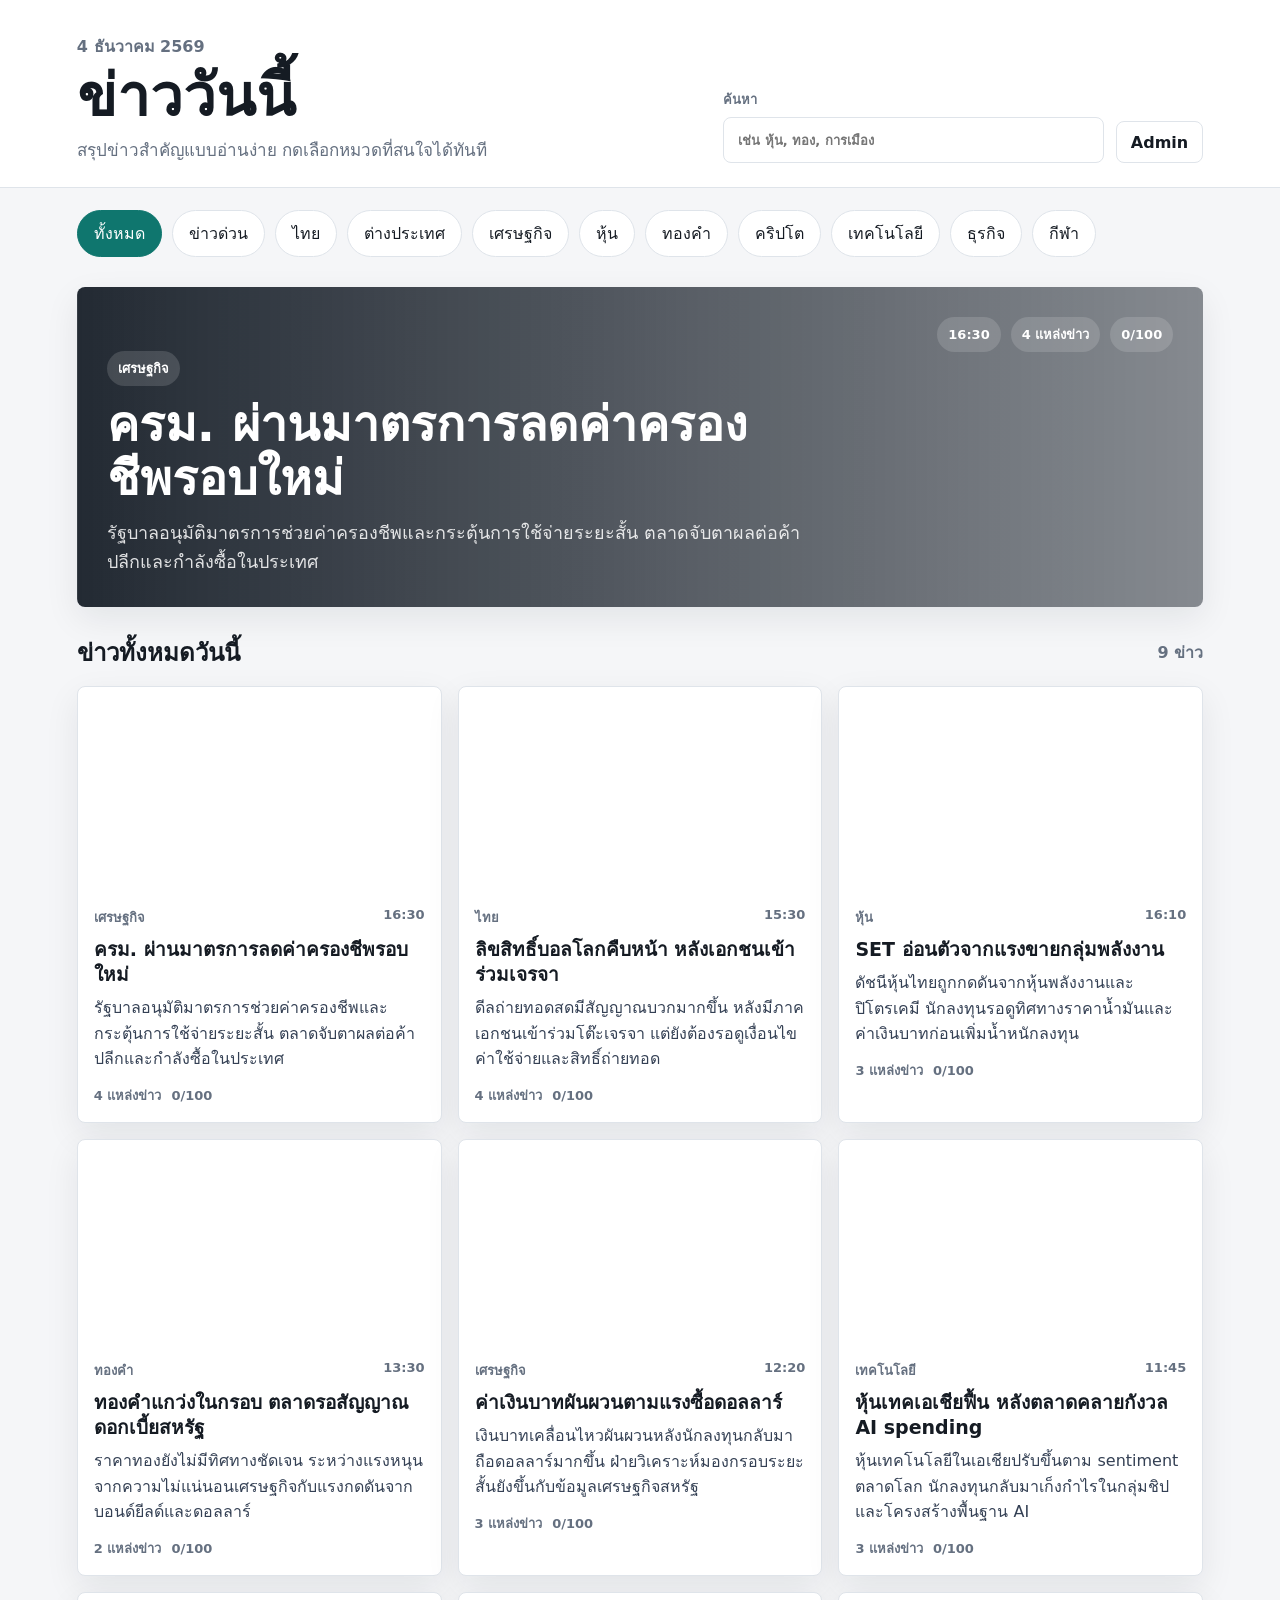
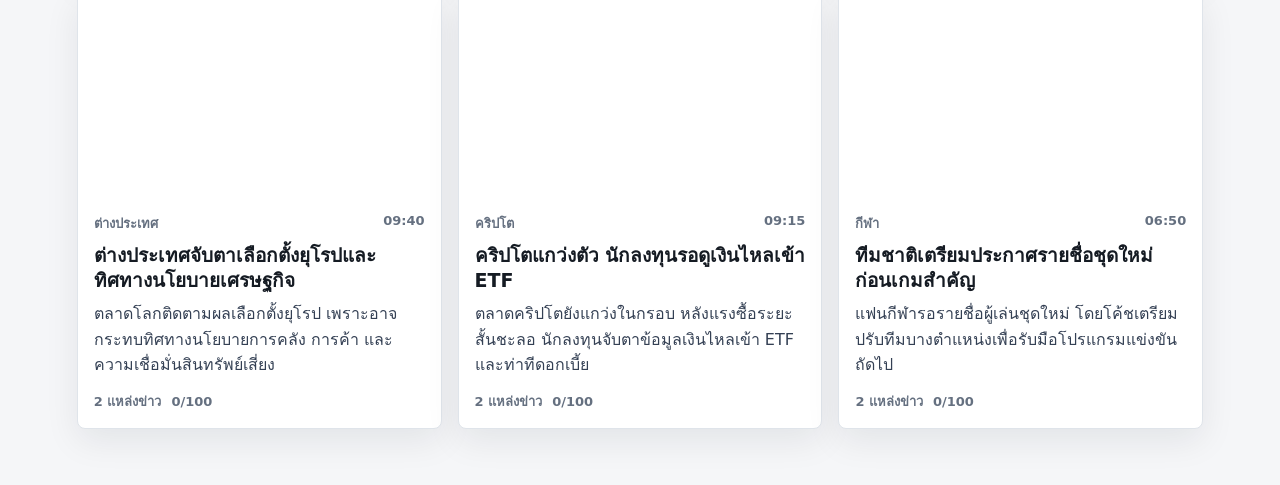
<file: index.html>
<!doctype html>
<html lang="th">
  <head>
    <meta charset="utf-8" />
    <meta name="viewport" content="width=device-width, initial-scale=1" />
    <title>ข่าววันนี้</title>
    <link rel="stylesheet" href="./styles.css" />
    <script src="./config.js"></script>
  </head>
  <body>
    <header class="site-header">
      <div>
        <p class="date" id="dateLabel">วันนี้</p>
        <h1>ข่าววันนี้</h1>
        <p class="subtitle">สรุปข่าวสำคัญแบบอ่านง่าย กดเลือกหมวดที่สนใจได้ทันที</p>
      </div>
      <div class="header-tools">
        <label class="search">
          <span>ค้นหา</span>
          <input id="searchInput" type="search" placeholder="เช่น หุ้น, ทอง, การเมือง" />
        </label>
        <a class="header-link" href="./admin.html">Admin</a>
      </div>
    </header>

    <main>
      <nav class="categories" id="categoryBar" aria-label="หมวดข่าว"></nav>

      <section class="hero-news" id="topStory"></section>

      <section class="news-section">
        <div class="section-title">
          <h2 id="sectionTitle">ข่าวทั้งหมดวันนี้</h2>
          <span id="resultCount">0 ข่าว</span>
        </div>
        <div class="news-grid" id="newsGrid"></div>
      </section>
    </main>

    <script src="./app.js"></script>
  </body>
</html>
</file>
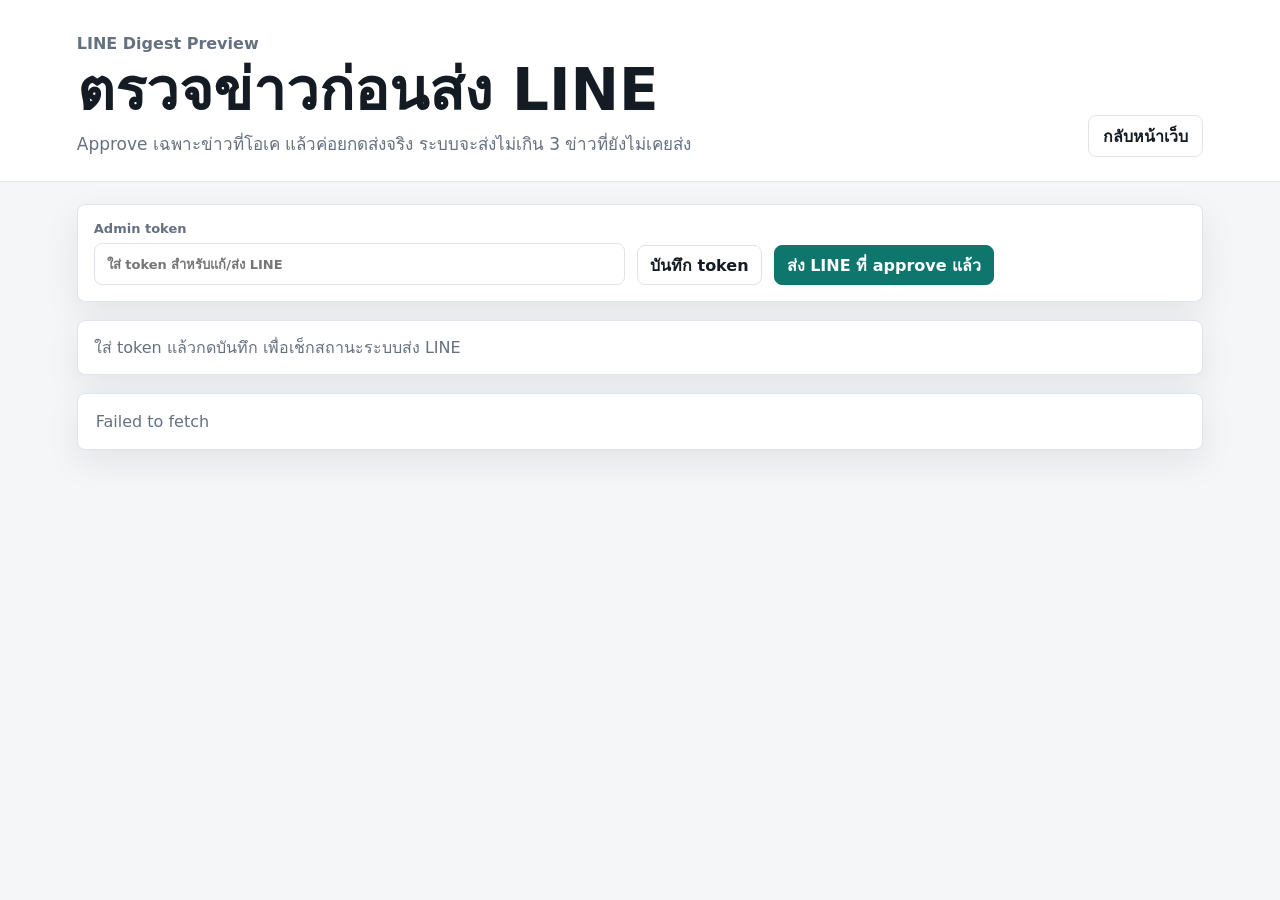
<file: admin.html>
<!doctype html>
<html lang="th">
  <head>
    <meta charset="utf-8" />
    <meta name="viewport" content="width=device-width, initial-scale=1" />
    <title>Admin Preview | ข่าววันนี้</title>
    <link rel="stylesheet" href="./styles.css" />
    <script src="./config.js"></script>
  </head>
  <body>
    <header class="site-header admin-header">
      <div>
        <p class="date">LINE Digest Preview</p>
        <h1>ตรวจข่าวก่อนส่ง LINE</h1>
        <p class="subtitle">Approve เฉพาะข่าวที่โอเค แล้วค่อยกดส่งจริง ระบบจะส่งไม่เกิน 3 ข่าวที่ยังไม่เคยส่ง</p>
      </div>
      <a class="header-link" href="./index.html">กลับหน้าเว็บ</a>
    </header>

    <main>
      <section class="admin-toolbar">
        <label>
          Admin token
          <input id="adminToken" type="password" autocomplete="off" placeholder="ใส่ token สำหรับแก้/ส่ง LINE" />
        </label>
        <button id="saveTokenButton" type="button">บันทึก token</button>
        <button id="sendLineButton" type="button">ส่ง LINE ที่ approve แล้ว</button>
        <span id="adminMessage"></span>
      </section>
      <section class="admin-health" id="adminHealth"></section>
      <section class="admin-summary" id="adminSummary"></section>
      <section class="admin-list" id="adminList"></section>
    </main>

    <script src="./admin.js"></script>
  </body>
</html>
</file>
<file: styles.css>
:root {
  --bg: #f5f6f8;
  --panel: #ffffff;
  --ink: #151b23;
  --muted: #657080;
  --line: #dfe4ea;
  --accent: #0f766e;
  --accent-soft: #e8f6f3;
  --shadow: 0 12px 34px rgba(19, 27, 38, 0.08);
}

* {
  box-sizing: border-box;
}

body {
  margin: 0;
  color: var(--ink);
  background: var(--bg);
  font-family: Inter, ui-sans-serif, system-ui, -apple-system, BlinkMacSystemFont, "Segoe UI", sans-serif;
}

button,
input {
  font: inherit;
}

.site-header {
  display: flex;
  justify-content: space-between;
  gap: 24px;
  align-items: end;
  padding: 34px max(22px, 6vw) 24px;
  background: #fff;
  border-bottom: 1px solid var(--line);
}

.date {
  margin: 0 0 8px;
  color: var(--muted);
  font-weight: 700;
}

h1 {
  margin: 0;
  font-size: clamp(34px, 5vw, 58px);
  line-height: 1.02;
  letter-spacing: 0;
}

.subtitle {
  margin: 10px 0 0;
  color: var(--muted);
  font-size: 17px;
}

.search {
  width: min(360px, 100%);
  display: grid;
  gap: 7px;
  color: var(--muted);
  font-size: 13px;
  font-weight: 700;
}

.header-tools {
  width: min(480px, 100%);
  display: flex;
  gap: 12px;
  align-items: end;
  justify-content: flex-end;
}

.header-tools .search {
  flex: 1;
}

.search input {
  width: 100%;
  min-height: 46px;
  border: 1px solid var(--line);
  border-radius: 8px;
  padding: 0 14px;
  color: var(--ink);
  background: #fff;
}

.header-link {
  min-height: 42px;
  display: inline-flex;
  align-items: center;
  border: 1px solid var(--line);
  border-radius: 8px;
  padding: 0 14px;
  color: var(--ink);
  background: #fff;
  font-weight: 800;
  text-decoration: none;
}

.admin-toolbar {
  display: grid;
  grid-template-columns: minmax(220px, 1fr) auto auto minmax(180px, auto);
  gap: 12px;
  align-items: end;
  margin-bottom: 18px;
  padding: 16px;
  border: 1px solid var(--line);
  border-radius: 8px;
  background: #fff;
  box-shadow: var(--shadow);
}

.admin-health {
  display: grid;
  gap: 8px;
  margin-bottom: 18px;
  padding: 14px 16px;
  border: 1px solid var(--line);
  border-radius: 8px;
  background: #fff;
  color: var(--muted);
  box-shadow: var(--shadow);
}

.admin-health strong {
  color: var(--ink);
}

.health-error {
  color: #b42318;
}

.admin-toolbar label {
  display: grid;
  gap: 7px;
  color: var(--muted);
  font-size: 13px;
  font-weight: 800;
}

.admin-toolbar input {
  min-height: 42px;
  border: 1px solid var(--line);
  border-radius: 8px;
  padding: 0 12px;
}

.admin-toolbar button,
.admin-actions button {
  min-height: 40px;
  border: 1px solid var(--line);
  border-radius: 8px;
  padding: 0 12px;
  color: var(--ink);
  background: #fff;
  font-weight: 900;
  cursor: pointer;
}

#sendLineButton {
  border-color: var(--accent);
  color: #fff;
  background: var(--accent);
}

#adminMessage {
  color: var(--muted);
  font-weight: 800;
}

#adminMessage[data-type="success"] {
  color: var(--accent);
}

#adminMessage[data-type="error"] {
  color: #b42318;
}

main {
  padding: 22px max(22px, 6vw) 56px;
}

.categories {
  display: flex;
  gap: 10px;
  overflow-x: auto;
  padding-bottom: 12px;
  margin-bottom: 18px;
}

.category-button {
  border: 1px solid var(--line);
  background: #fff;
  color: var(--ink);
  border-radius: 999px;
  padding: 10px 16px;
  min-height: 42px;
  white-space: nowrap;
  cursor: pointer;
}

.category-button.active {
  border-color: var(--accent);
  background: var(--accent);
  color: #fff;
}

.hero-news {
  margin-bottom: 26px;
}

.top-card {
  min-height: 320px;
  display: grid;
  grid-template-columns: minmax(0, 1fr) 340px;
  gap: 24px;
  align-items: end;
  padding: 30px;
  border-radius: 8px;
  color: #fff;
  background:
    linear-gradient(90deg, rgba(12, 20, 30, 0.9), rgba(12, 20, 30, 0.48)),
    var(--image);
  background-size: cover;
  background-position: center;
  box-shadow: var(--shadow);
}

.top-card h2 {
  max-width: 820px;
  margin: 12px 0;
  font-size: clamp(28px, 4vw, 48px);
  line-height: 1.12;
  letter-spacing: 0;
}

.top-card p {
  max-width: 720px;
  margin: 0;
  color: rgba(255, 255, 255, 0.86);
  font-size: 18px;
  line-height: 1.65;
}

.pill {
  display: inline-flex;
  align-items: center;
  border-radius: 999px;
  padding: 7px 11px;
  background: rgba(255, 255, 255, 0.14);
  color: inherit;
  font-size: 13px;
  font-weight: 800;
}

.top-meta {
  display: flex;
  gap: 10px;
  flex-wrap: wrap;
  align-self: start;
  justify-self: end;
}

.news-section {
  margin-top: 18px;
}

.section-title {
  display: flex;
  justify-content: space-between;
  gap: 16px;
  align-items: center;
  margin-bottom: 14px;
}

.section-title h2 {
  margin: 0;
  font-size: 24px;
}

.section-title span {
  color: var(--muted);
  font-weight: 800;
}

.news-grid {
  display: grid;
  grid-template-columns: repeat(3, minmax(0, 1fr));
  gap: 16px;
}

.news-card {
  background: var(--panel);
  border: 1px solid var(--line);
  border-radius: 8px;
  overflow: hidden;
  box-shadow: var(--shadow);
}

.thumb {
  aspect-ratio: 16 / 9;
  background: var(--image);
  background-size: cover;
  background-position: center;
}

.news-body {
  padding: 16px;
}

.news-body h3 {
  margin: 9px 0 8px;
  font-size: 19px;
  line-height: 1.32;
  letter-spacing: 0;
}

.news-body p {
  margin: 0;
  color: #344054;
  line-height: 1.58;
}

.card-meta {
  display: flex;
  justify-content: space-between;
  gap: 12px;
  color: var(--muted);
  font-size: 13px;
  font-weight: 700;
}

.story-meta {
  display: flex;
  gap: 10px;
  flex-wrap: wrap;
  align-items: center;
  margin-top: 14px;
  color: var(--muted);
  font-size: 13px;
  font-weight: 800;
}

.story-meta a {
  color: var(--accent);
  text-decoration: none;
}

.admin-summary {
  display: grid;
  grid-template-columns: repeat(3, minmax(0, 1fr));
  gap: 14px;
  margin-bottom: 18px;
}

.admin-summary > div {
  padding: 18px;
  border: 1px solid var(--line);
  border-radius: 8px;
  background: #fff;
  box-shadow: var(--shadow);
}

.admin-summary strong {
  display: block;
  font-size: 32px;
}

.admin-summary span {
  color: var(--muted);
  font-weight: 800;
}

.admin-list {
  display: grid;
  gap: 12px;
}

.admin-row {
  display: grid;
  grid-template-columns: minmax(0, 1fr) 130px;
  gap: 18px;
  padding: 18px;
  border: 1px solid var(--line);
  border-radius: 8px;
  background: #fff;
  box-shadow: var(--shadow);
}

.admin-row.candidate {
  border-color: var(--accent);
  background: var(--accent-soft);
}

.admin-row.approved {
  border-color: #2563eb;
  background: #eff6ff;
}

.admin-row.rejected {
  opacity: 0.68;
}

.admin-row h2 {
  margin: 10px 0 8px;
  font-size: 22px;
  line-height: 1.3;
}

.admin-row p {
  margin: 0;
  color: #344054;
  line-height: 1.58;
}

.admin-actions {
  display: grid;
  justify-items: end;
  align-content: start;
  gap: 8px;
}

.admin-badge {
  border-radius: 999px;
  padding: 8px 10px;
  background: #fff;
  color: var(--accent);
  font-size: 13px;
  font-weight: 900;
}

.empty {
  grid-column: 1 / -1;
  padding: 30px;
  background: #fff;
  border: 1px solid var(--line);
  border-radius: 8px;
  color: var(--muted);
}

@media (max-width: 980px) {
  .site-header {
    display: grid;
    align-items: start;
  }

  .top-card {
    grid-template-columns: 1fr;
  }

  .header-tools {
    justify-content: flex-start;
  }

  .top-meta {
    justify-self: start;
  }

  .news-grid {
    grid-template-columns: repeat(2, minmax(0, 1fr));
  }

  .admin-summary,
  .admin-row,
  .admin-toolbar {
    grid-template-columns: 1fr;
  }

  .admin-actions {
    justify-items: start;
  }
}

@media (max-width: 640px) {
  .site-header,
  main {
    padding-left: 16px;
    padding-right: 16px;
  }

  .top-card {
    padding: 22px;
    min-height: 380px;
  }

  .news-grid {
    grid-template-columns: 1fr;
  }

  .header-tools {
    display: grid;
  }
}
</file>
